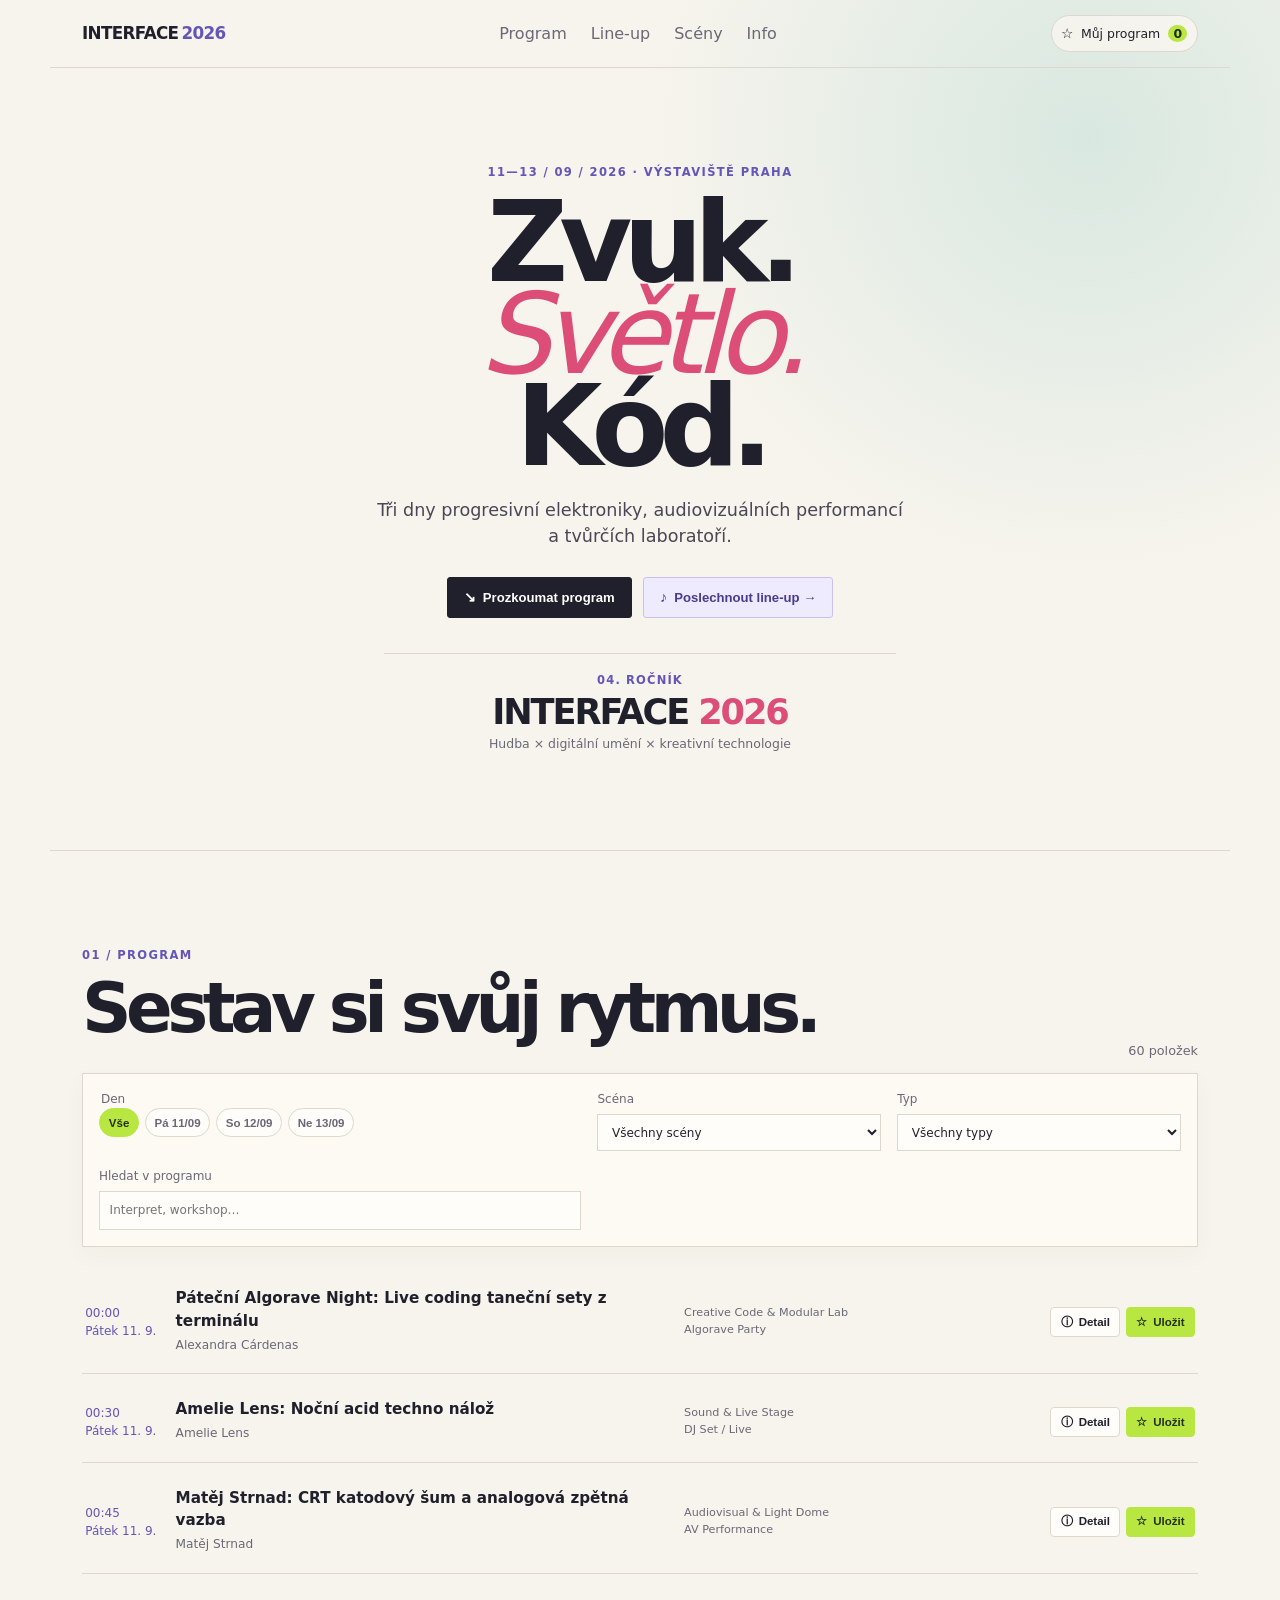
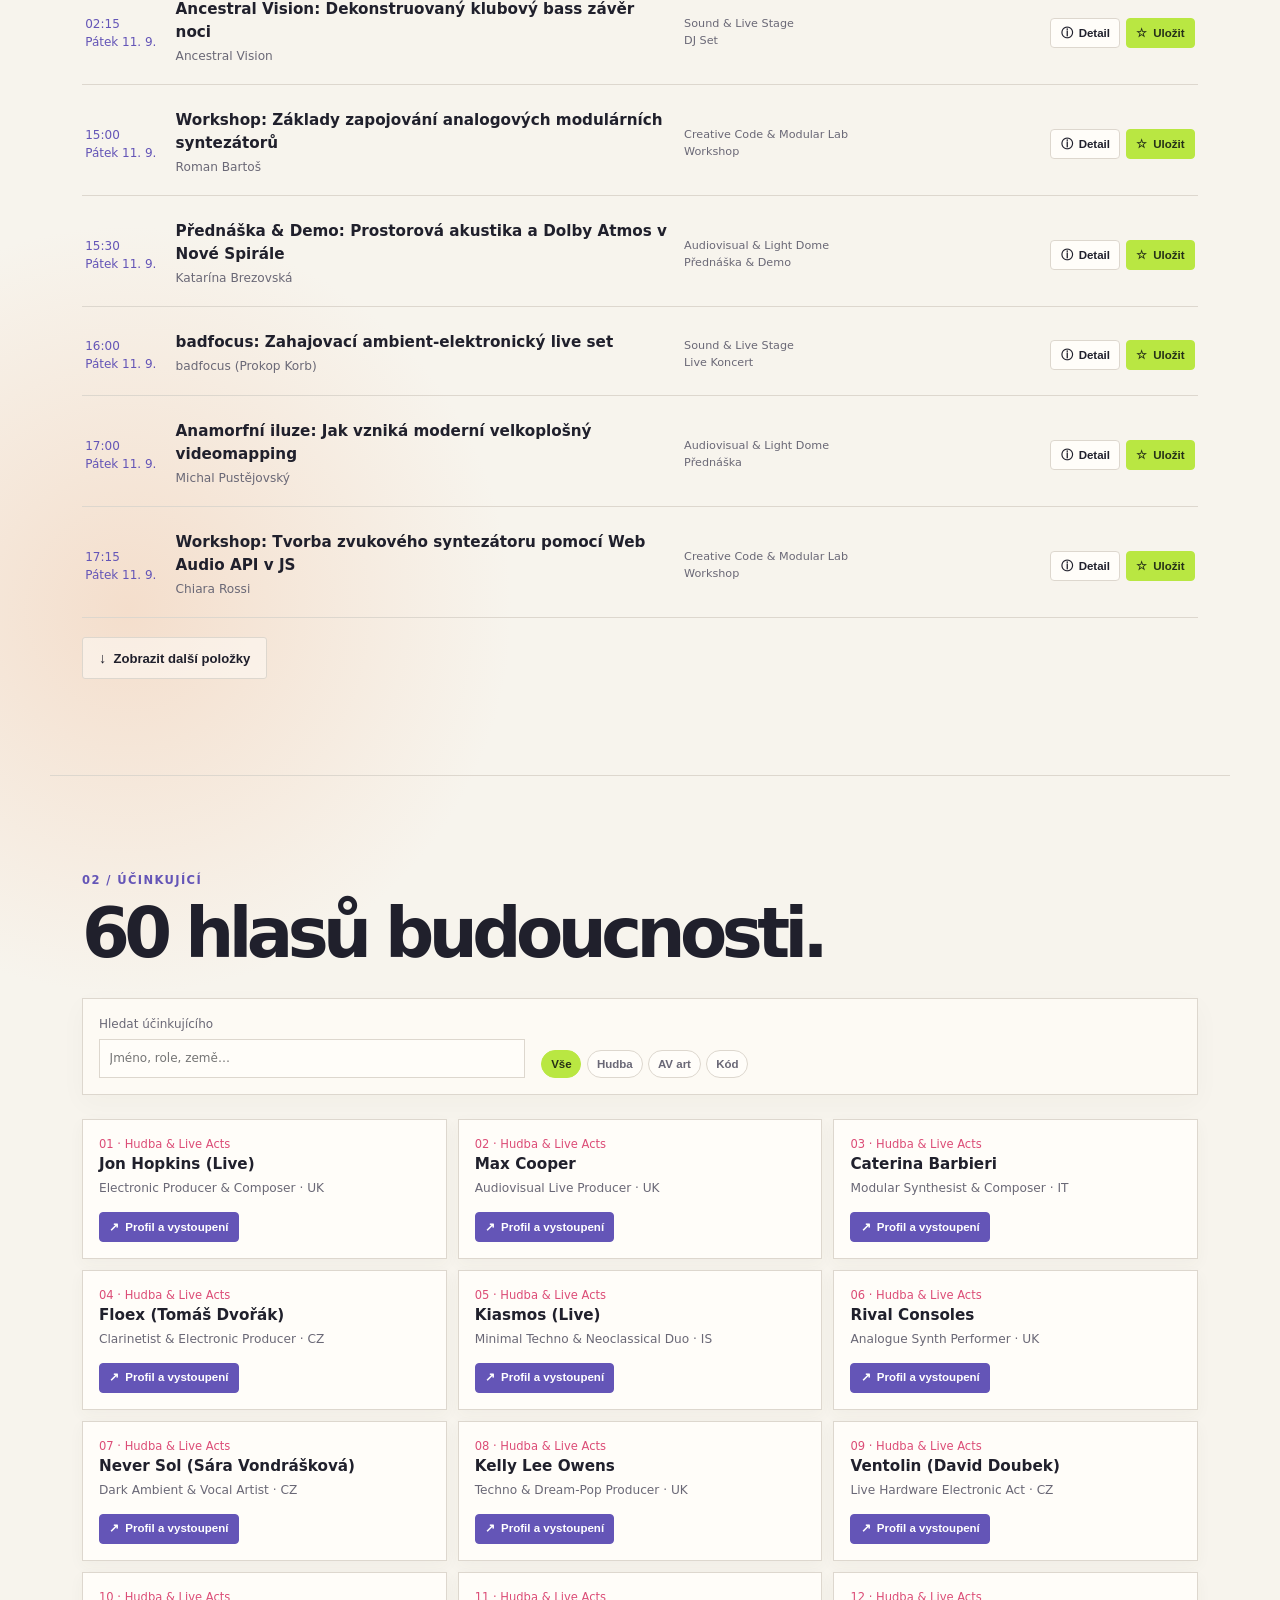
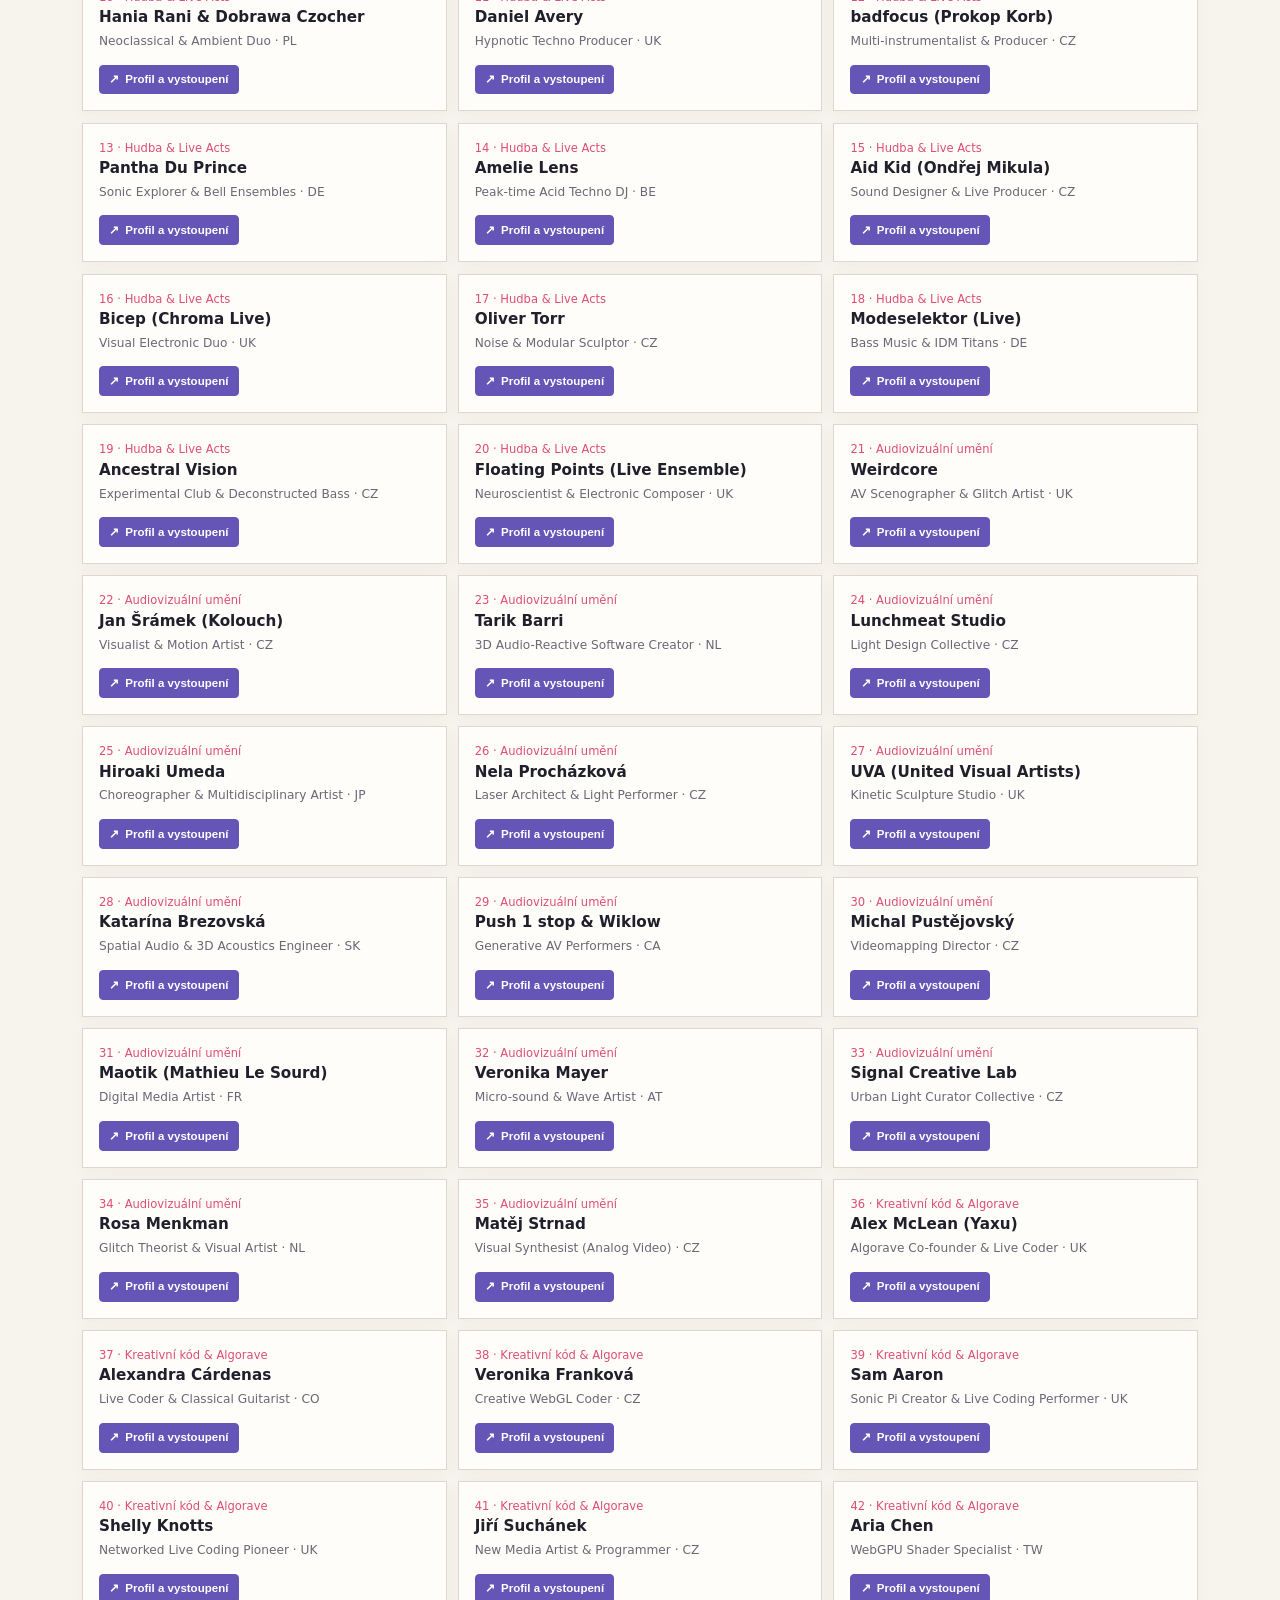
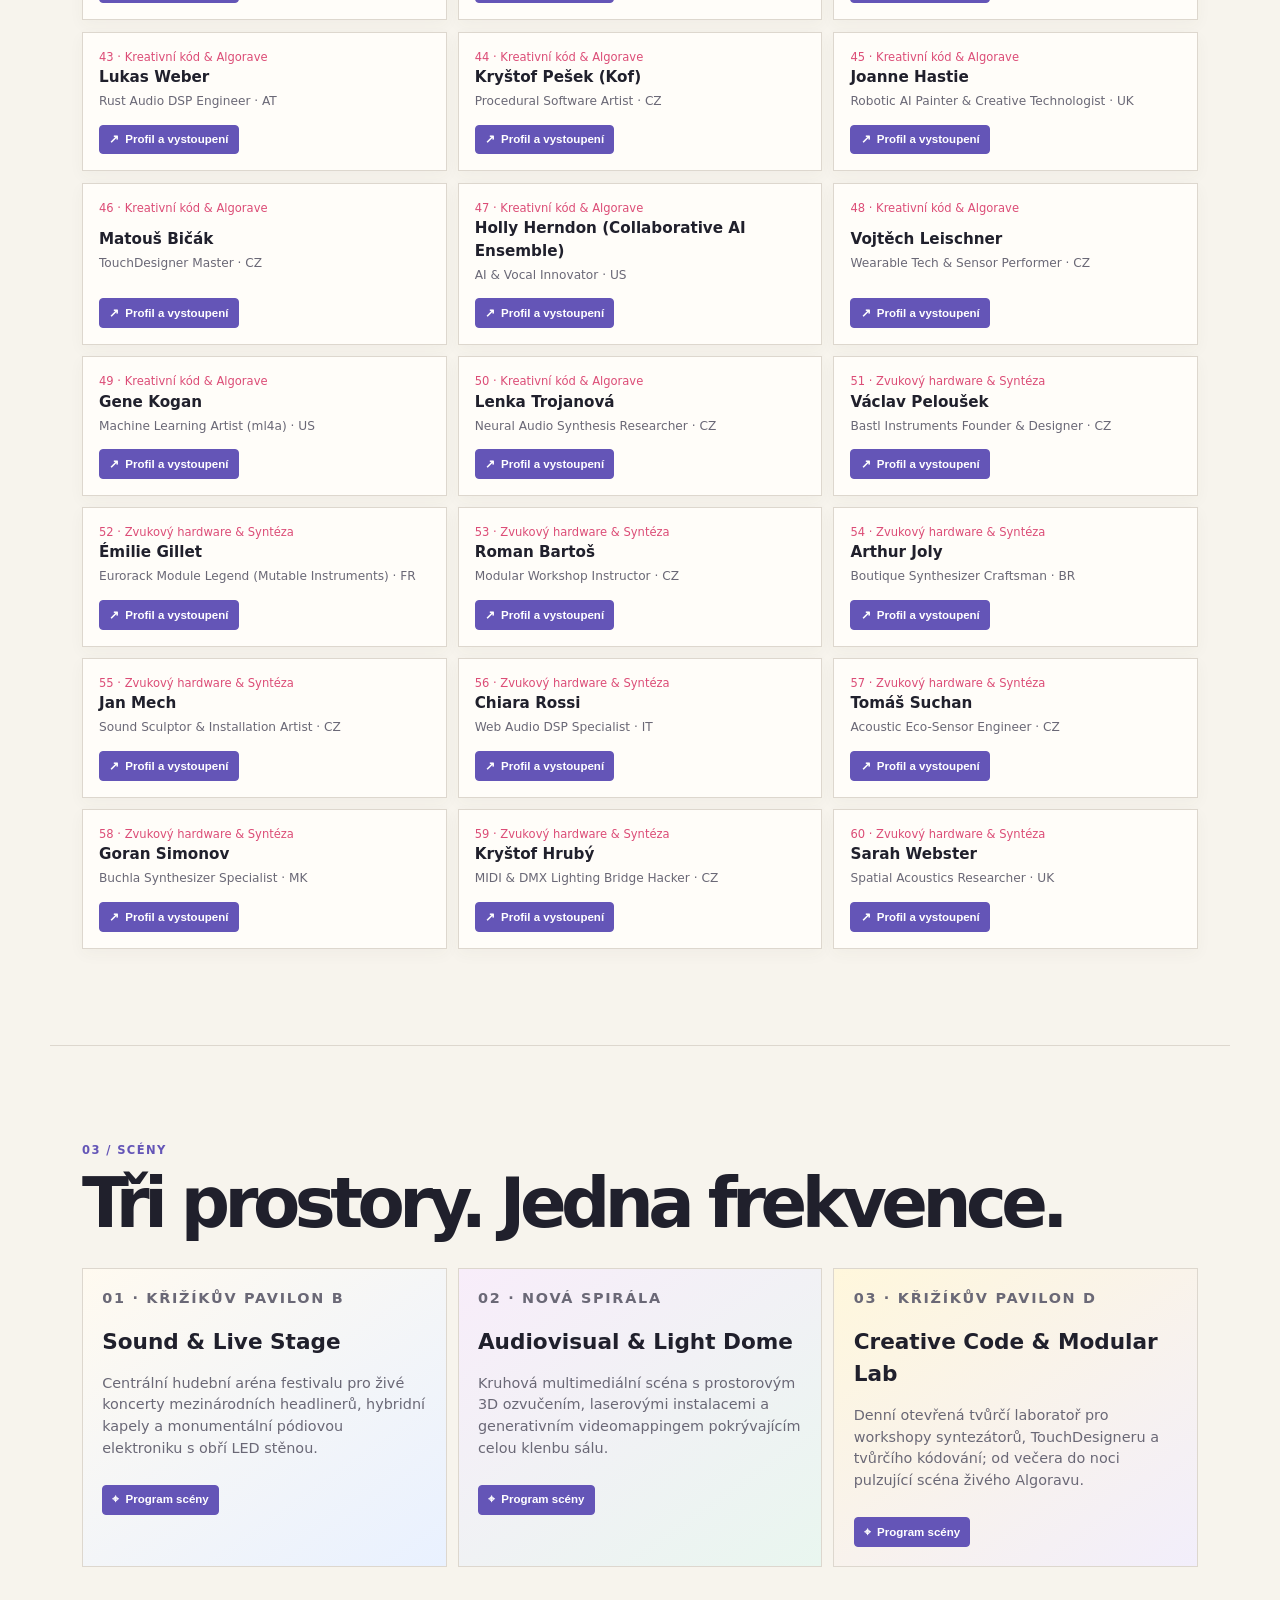
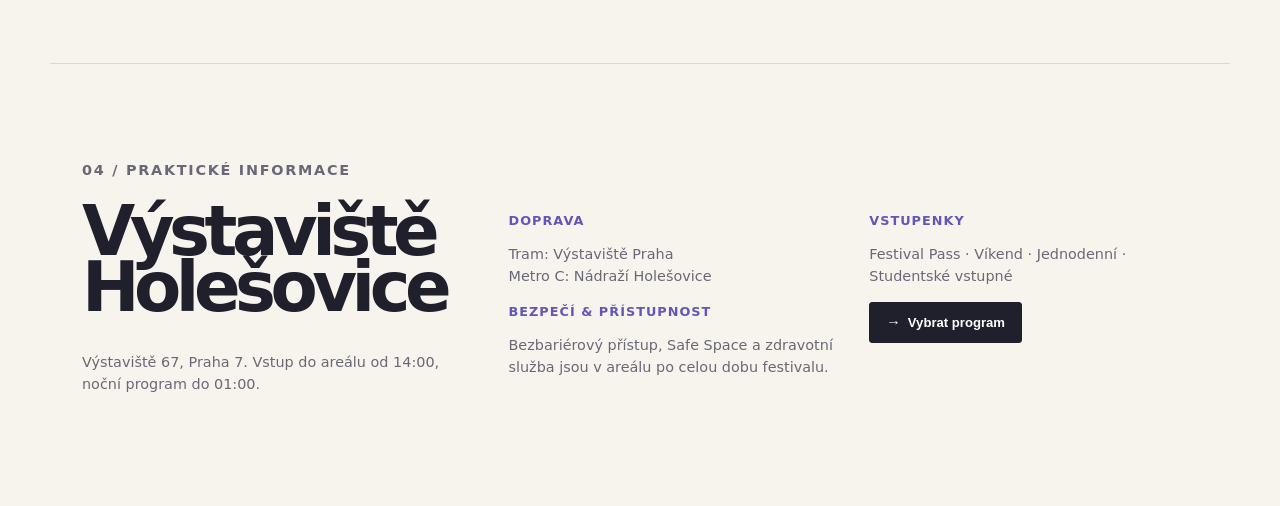
<file: prototype/index.html>
<!doctype html>
<html lang="cs">
<head>
  <meta charset="utf-8">
  <meta name="viewport" content="width=device-width,initial-scale=1">
  <meta name="description" content="INTERFACE 2026 – festival hudby, digitálního umění a kreativních technologií.">
  <title>INTERFACE 2026</title>
  <link rel="stylesheet" href="css/style.css">
</head>
<body>
  <a class="skip-link" href="#program">Přejít na program</a>
  <header class="header">
    <a class="brand" href="#uvod" aria-label="INTERFACE 2026 – úvod">INTERFACE<span>2026</span></a>
    <nav class="nav" aria-label="Hlavní navigace">
      <a href="#program">Program</a><a href="#lineup">Line-up</a><a href="#sceny">Scény</a><a href="#info">Info</a>
    </nav>
    <button class="mobile-menu-toggle" type="button" data-toggle-mobile-menu aria-expanded="false" aria-controls="mobile-menu"><span aria-hidden="true">☰</span> Menu</button>
    <button class="saved-button" type="button" data-open-saved><span aria-hidden="true">☆</span> Můj program <b data-saved-count>0</b></button>
    <nav class="mobile-menu" id="mobile-menu" aria-label="Mobilní menu"><a href="#program"><span aria-hidden="true">◷</span> Program</a><a href="#lineup"><span aria-hidden="true">⌕</span> Line-up</a><a href="#sceny"><span aria-hidden="true">⌖</span> Scény</a><a href="#info"><span aria-hidden="true">ⓘ</span> Praktické info</a></nav>
  </header>

  <main>
    <section id="uvod" class="hero">
      <div class="hero-copy">
        <p class="eyebrow">11—13 / 09 / 2026 · Výstaviště Praha</p>
        <h1>Zvuk.<br><i>Světlo.</i><br>Kód.</h1>
        <p class="lead">Tři dny progresivní elektroniky, audiovizuálních performancí a tvůrčích laboratoří.</p>
        <div class="actions"><a class="button primary" href="#program"><span aria-hidden="true">↘</span> Prozkoumat program</a><a class="button secondary" href="#lineup"><span aria-hidden="true">♪</span> Poslechnout line-up →</a></div>
      </div>
      <aside class="festival-signature" aria-label="Festivalové informace"><span class="edition">04. ročník</span><strong>INTERFACE <em>2026</em></strong><span class="tagline">Hudba × digitální umění × kreativní technologie</span></aside>
    </section>

    <section id="program" class="section programme">
      <div class="section-heading"><div><p class="eyebrow">01 / Program</p><h2>Sestav si svůj rytmus.</h2></div><p id="program-count" class="count" aria-live="polite"></p></div>
      <div class="filters" aria-label="Filtrování programu">
        <fieldset><legend>Den</legend><div class="pills" id="day-filters"><button class="pill active" data-day="all">Vše</button><button class="pill" data-day="1">Pá 11/09</button><button class="pill" data-day="2">So 12/09</button><button class="pill" data-day="3">Ne 13/09</button></div></fieldset>
        <label>Scéna<select id="stage-filter"><option value="all">Všechny scény</option></select></label>
        <label>Typ<select id="type-filter"><option value="all">Všechny typy</option></select></label>
        <label class="search-label">Hledat v programu<input id="program-search" type="search" placeholder="Interpret, workshop…"></label>
      </div>
      <div id="programme-list" class="programme-list"></div>
      <button id="show-more" class="button outline" type="button"><span aria-hidden="true">↓</span> Zobrazit další položky</button>
    </section>

    <section id="lineup" class="section lineup">
      <div class="section-heading"><div><p class="eyebrow">02 / Účinkující</p><h2>60 hlasů budoucnosti.</h2></div></div>
      <div class="lineup-tools"><label class="search-label">Hledat účinkujícího<input id="performer-search" type="search" placeholder="Jméno, role, země…"></label><div class="pills" id="category-filters"><button class="pill active" data-category="all">Vše</button><button class="pill" data-category="Hudba & Live Acts">Hudba</button><button class="pill" data-category="Audiovizuální umění">AV art</button><button class="pill" data-category="Kreativní kód & Algorave">Kód</button></div></div>
      <div id="performer-list" class="performer-grid"></div>
    </section>

    <section id="sceny" class="section stages"><div class="section-heading"><div><p class="eyebrow">03 / Scény</p><h2>Tři prostory. Jedna frekvence.</h2></div></div><div id="stage-list" class="stage-grid"></div></section>
    <section id="info" class="section info"><p class="eyebrow">04 / Praktické informace</p><div class="info-grid"><div><h2>Výstaviště<br>Holešovice</h2><p>Výstaviště 67, Praha 7. Vstup do areálu od 14:00, noční program do 01:00.</p></div><div><h3>Doprava</h3><p>Tram: Výstaviště Praha<br>Metro C: Nádraží Holešovice</p><h3>Bezpečí & přístupnost</h3><p>Bezbariérový přístup, Safe Space a zdravotní služba jsou v areálu po celou dobu festivalu.</p></div><div><h3>Vstupenky</h3><p>Festival Pass · Víkend · Jednodenní · Studentské vstupné</p><a class="button primary" href="#program"><span aria-hidden="true">→</span> Vybrat program</a></div></div></section>
  </main>

  <nav class="mobile-nav" aria-label="Mobilní navigace"><a href="#program"><span aria-hidden="true">◷</span> Program</a><a href="#lineup"><span aria-hidden="true">⌕</span> Line-up</a><button type="button" data-open-saved><span aria-hidden="true">☆</span> Můj program <b data-saved-count>0</b></button></nav>
  <dialog id="detail-dialog" class="dialog"><button class="close" type="button" data-close-dialog aria-label="Zavřít">×</button><div id="dialog-content"></div></dialog>
  <dialog id="saved-dialog" class="dialog"><button class="close" type="button" data-close-saved aria-label="Zavřít">×</button><div id="saved-content"></div></dialog>
  <template id="toast-template"><div class="toast" role="status"></div></template>
  <script src="js/data.js"></script>
  <script src="js/app.js"></script>
</body>
</html>
</file>
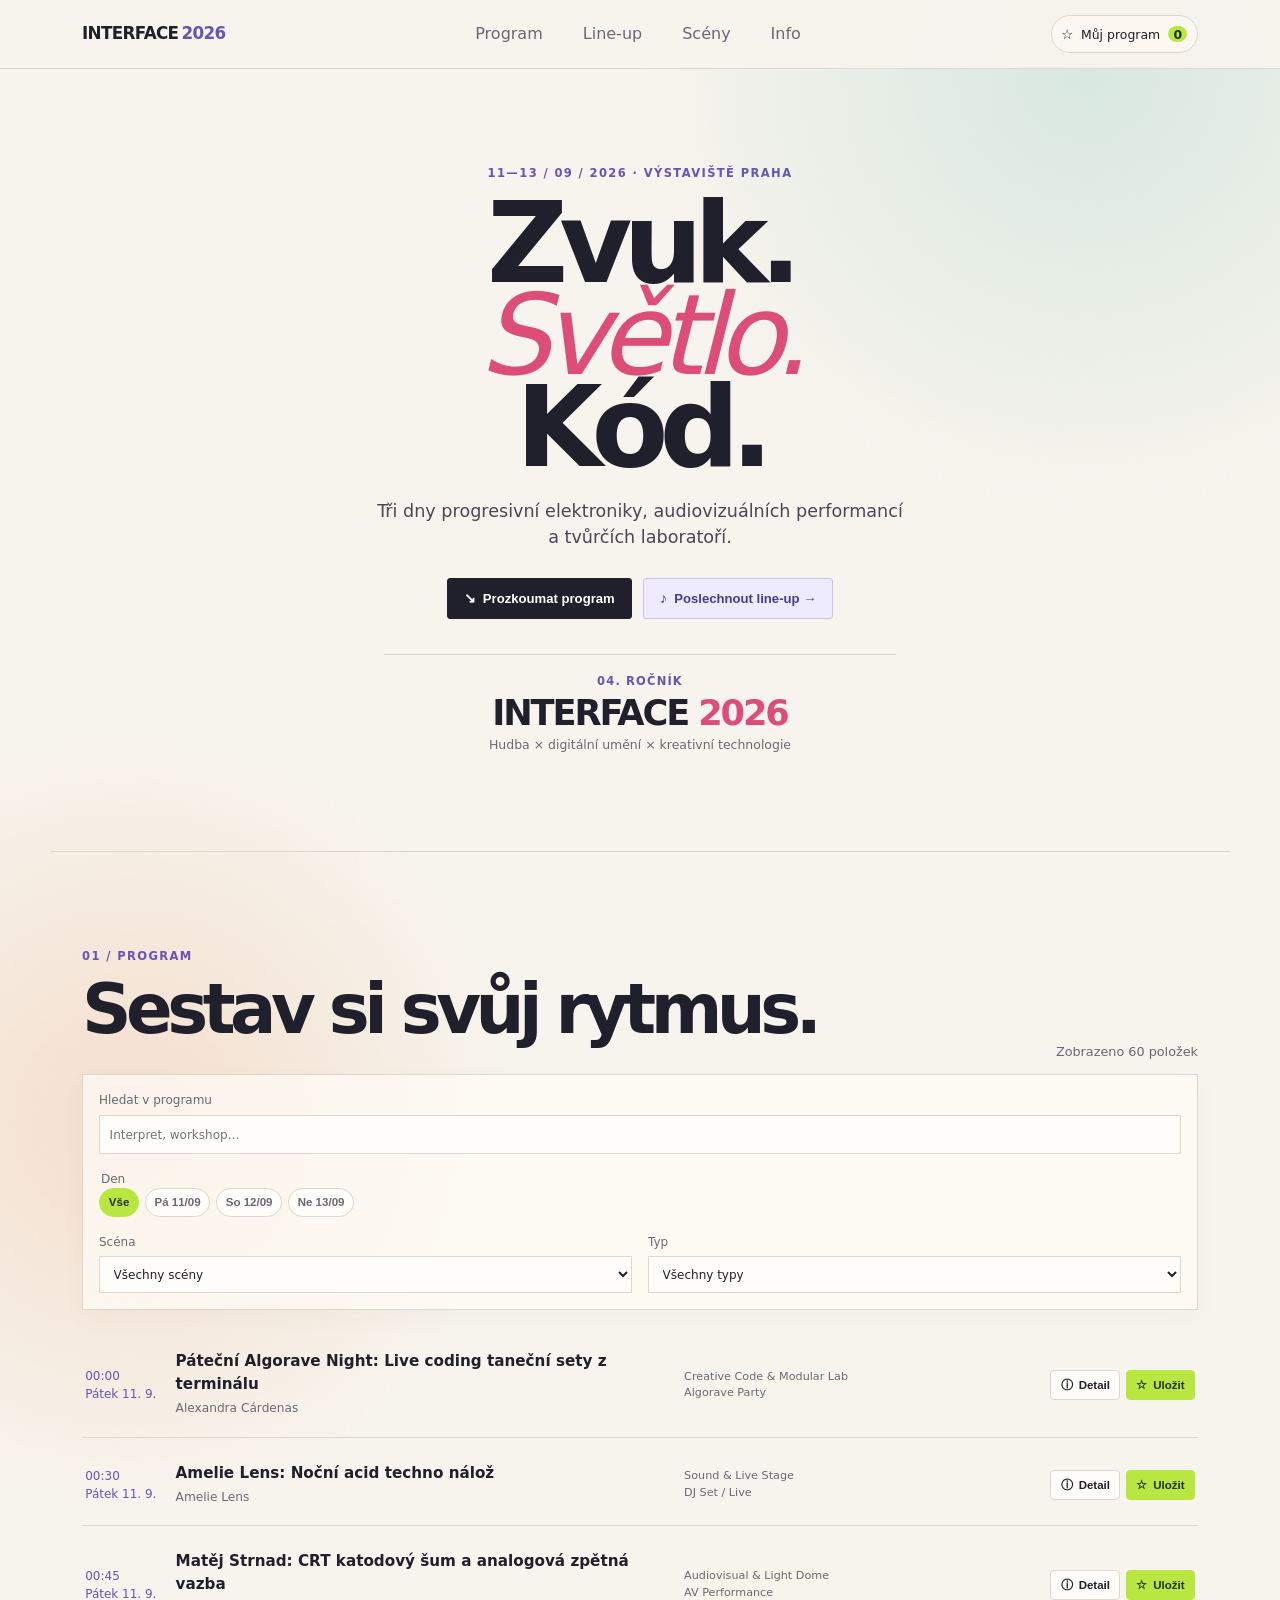
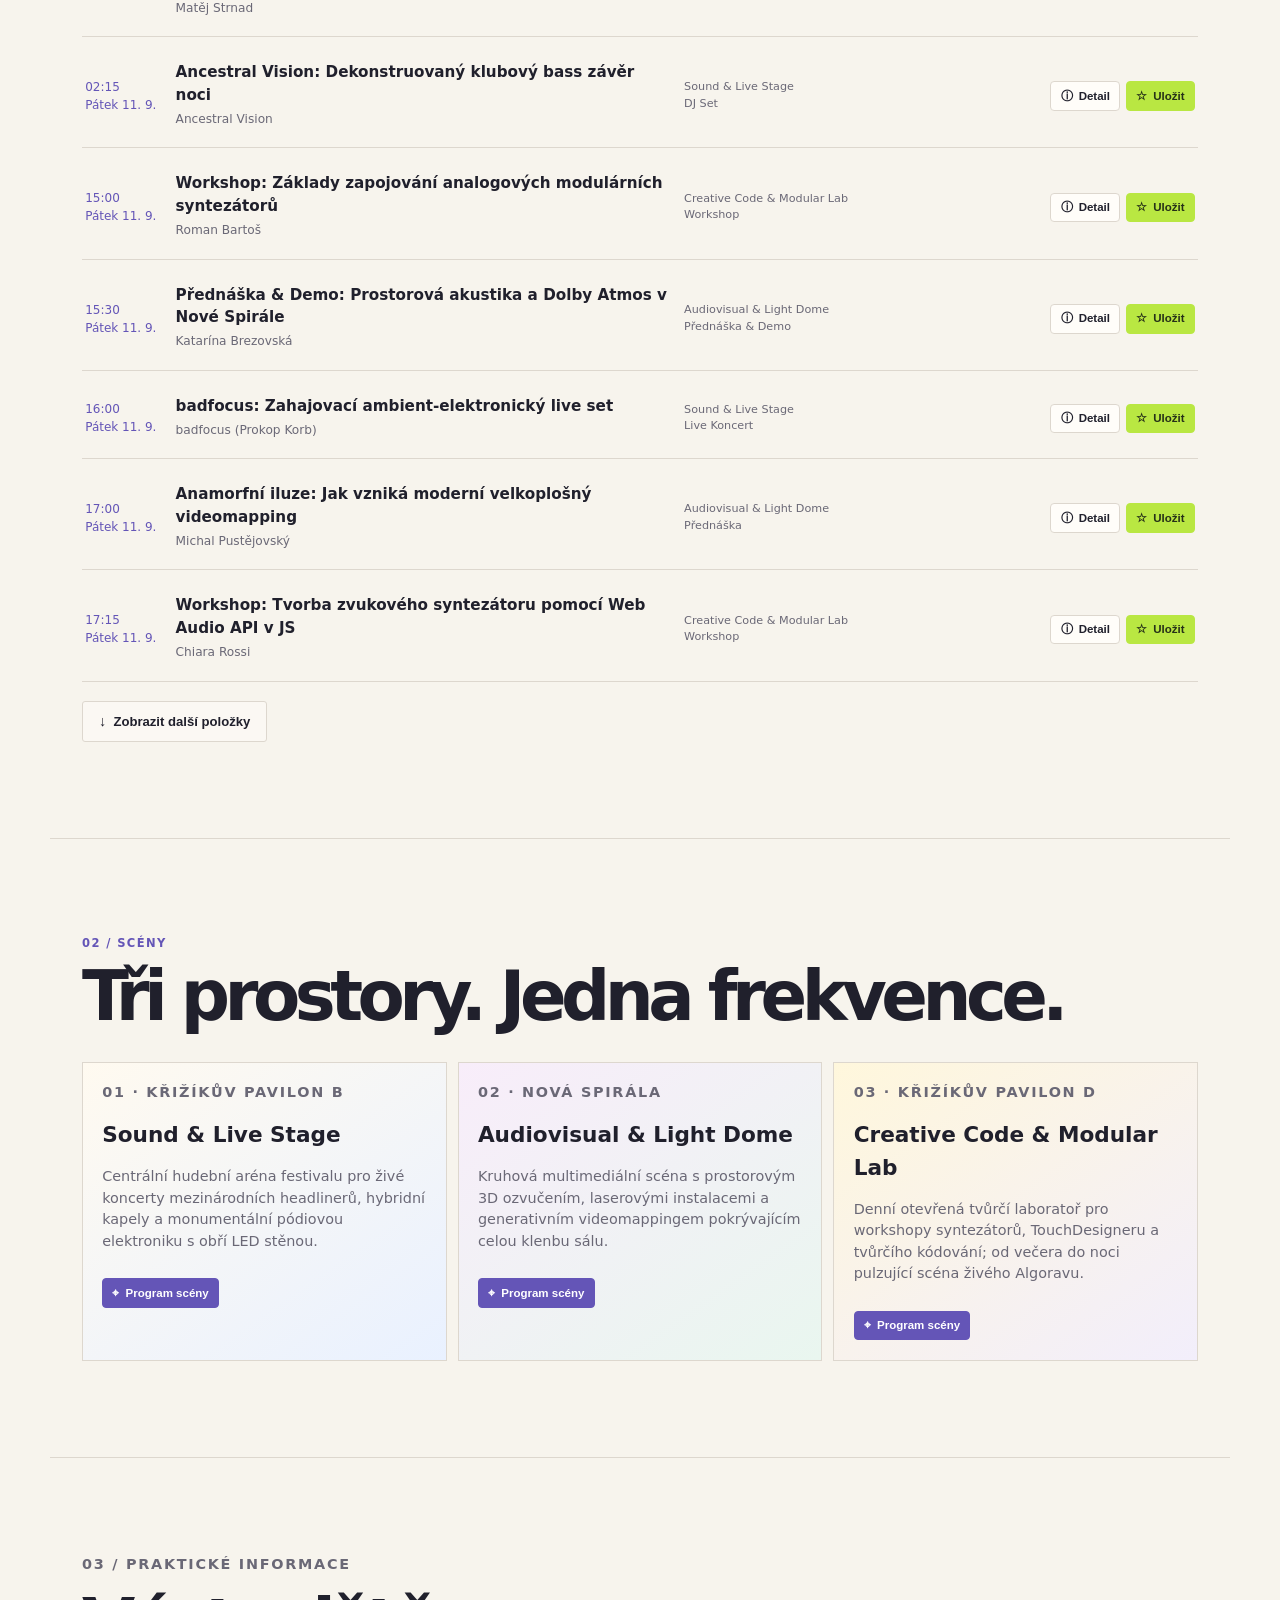
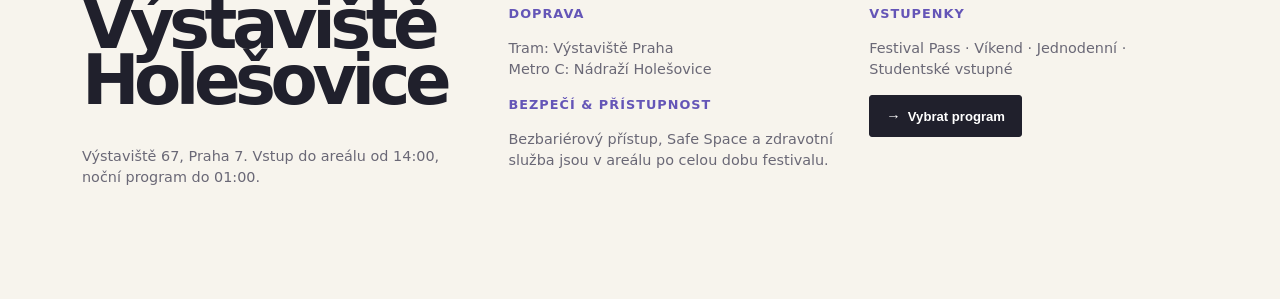
<file: web/index.html>
<!doctype html>
<html lang="cs">
<head>
  <meta charset="utf-8">
  <meta name="viewport" content="width=device-width,initial-scale=1">
  <meta name="description" content="INTERFACE 2026 – festival hudby, digitálního umění a kreativních technologií.">
  <title>INTERFACE 2026</title>
  <link rel="stylesheet" href="css/style.css">
</head>
<body>
  <a class="skip-link" href="#program">Přejít na program</a>
  <div class="header-shell">
  <header class="header">
    <a class="brand" href="#uvod" aria-label="INTERFACE 2026 – úvod">INTERFACE<span>2026</span></a>
    <nav class="nav" aria-label="Hlavní navigace">
      <a href="#program">Program</a><a href="lineup.html">Line-up</a><a href="#sceny">Scény</a><a href="#info">Info</a>
    </nav>
    <button class="mobile-menu-toggle" type="button" data-toggle-mobile-menu aria-expanded="false" aria-controls="mobile-menu"><span aria-hidden="true">☰</span> Menu</button>
    <button class="saved-button" type="button" data-open-saved><span aria-hidden="true">☆</span> Můj program <b data-saved-count>0</b></button>
    <nav class="mobile-menu" id="mobile-menu" aria-label="Mobilní menu"><a href="#program"><span aria-hidden="true">◷</span> Program</a><a href="lineup.html"><span aria-hidden="true">⌕</span> Line-up</a><a href="#sceny"><span aria-hidden="true">⌖</span> Scény</a><a href="#info"><span aria-hidden="true">ⓘ</span> Praktické info</a><button class="mobile-menu-action" type="button" data-open-saved><span aria-hidden="true">☆</span> Můj program <b data-saved-count>0</b></button></nav>
  </header>
  </div>

  <main>
    <section id="uvod" class="hero">
      <div class="hero-copy">
        <p class="eyebrow">11—13 / 09 / 2026 · Výstaviště Praha</p>
        <h1>Zvuk.<br><i>Světlo.</i><br>Kód.</h1>
        <p class="lead">Tři dny progresivní elektroniky, audiovizuálních performancí a tvůrčích laboratoří.</p>
        <div class="actions"><a class="button primary" href="#program"><span aria-hidden="true">↘</span> Prozkoumat program</a><a class="button secondary" href="lineup.html"><span aria-hidden="true">♪</span> Poslechnout line-up →</a></div>
      </div>
      <aside class="festival-signature" aria-label="Festivalové informace"><span class="edition">04. ročník</span><strong>INTERFACE <em>2026</em></strong><span class="tagline">Hudba × digitální umění × kreativní technologie</span></aside>
    </section>

    <section id="program" class="section programme">
      <div class="section-heading"><div><p class="eyebrow">01 / Program</p><h2>Sestav si svůj rytmus.</h2></div><p id="program-count" class="count" aria-live="polite"></p></div>
      <form id="programme-filters" class="filters" aria-label="Filtrování programu">
        <label class="search-label filter-search">Hledat v programu<input id="program-search" type="search" placeholder="Interpret, workshop…" autocomplete="off"></label>
        <fieldset class="filter-days"><legend>Den</legend><div class="pills" id="day-filters"><button class="pill active" type="button" data-day="all">Vše</button><button class="pill" type="button" data-day="1">Pá 11/09</button><button class="pill" type="button" data-day="2">So 12/09</button><button class="pill" type="button" data-day="3">Ne 13/09</button></div></fieldset>
        <div class="filter-selects">
          <label>Scéna<select id="stage-filter"><option value="all">Všechny scény</option></select></label>
          <label>Typ<select id="type-filter"><option value="all">Všechny typy</option></select></label>
        </div>
        <button class="filter-reset" type="reset" hidden>Zrušit filtry</button>
      </form>
      <div id="programme-list" class="programme-list"></div>
      <button id="show-more" class="button outline" type="button"><span aria-hidden="true">↓</span> Zobrazit další položky</button>
    </section>

    <section id="sceny" class="section stages"><div class="section-heading"><div><p class="eyebrow">02 / Scény</p><h2>Tři prostory. Jedna frekvence.</h2></div></div><div id="stage-list" class="stage-grid"></div></section>
    <section id="info" class="section info"><p class="eyebrow">03 / Praktické informace</p><div class="info-grid"><div><h2>Výstaviště<br>Holešovice</h2><p>Výstaviště 67, Praha 7. Vstup do areálu od 14:00, noční program do 01:00.</p></div><div><h3>Doprava</h3><p>Tram: Výstaviště Praha<br>Metro C: Nádraží Holešovice</p><h3>Bezpečí & přístupnost</h3><p>Bezbariérový přístup, Safe Space a zdravotní služba jsou v areálu po celou dobu festivalu.</p></div><div><h3>Vstupenky</h3><p>Festival Pass · Víkend · Jednodenní · Studentské vstupné</p><a class="button primary" href="#program"><span aria-hidden="true">→</span> Vybrat program</a></div></div></section>
  </main>

  <dialog id="detail-dialog" class="dialog"><button class="close" type="button" data-close-dialog aria-label="Zavřít">×</button><div id="dialog-content"></div></dialog>
  <dialog id="saved-dialog" class="dialog"><button class="close" type="button" data-close-saved aria-label="Zavřít">×</button><div id="saved-content"></div></dialog>
  <template id="toast-template"><div class="toast" role="status"></div></template>
  <script src="js/data.js"></script>
  <script src="js/app.js"></script>
</body>
</html>
</file>
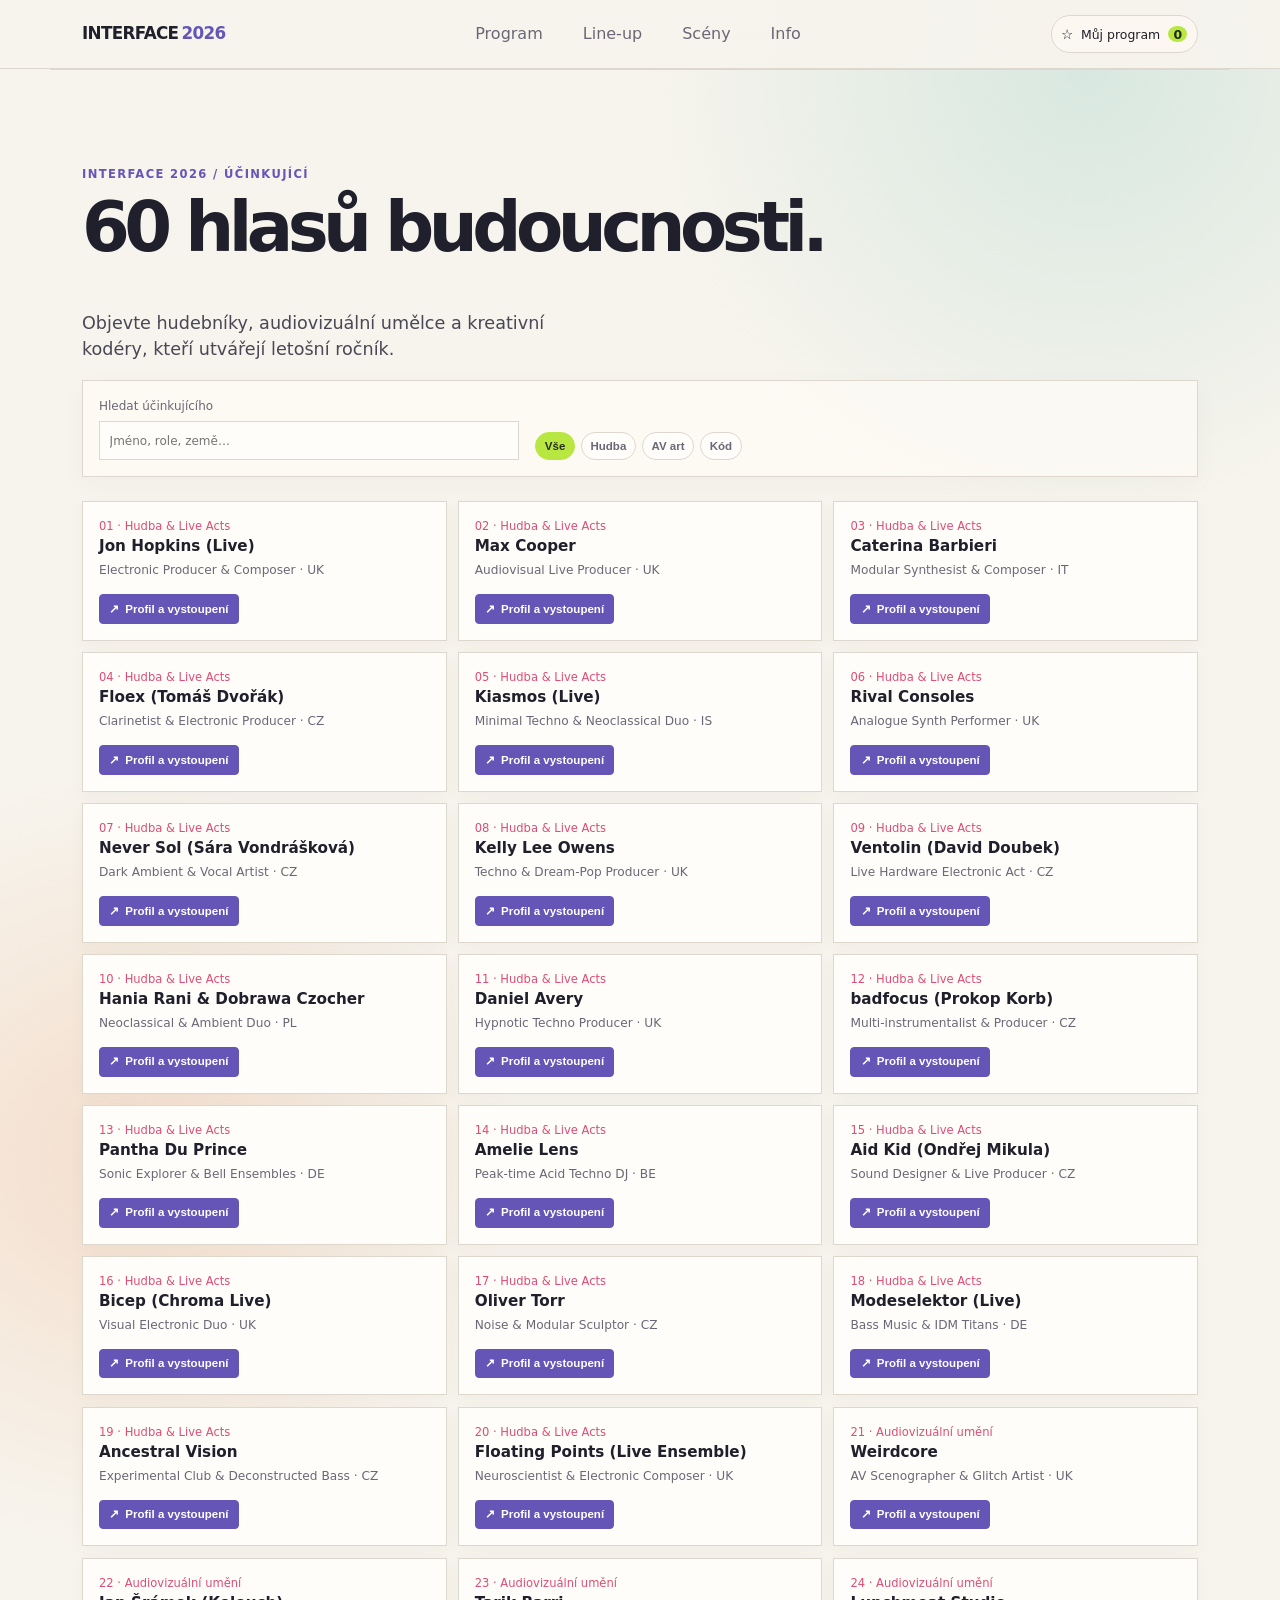
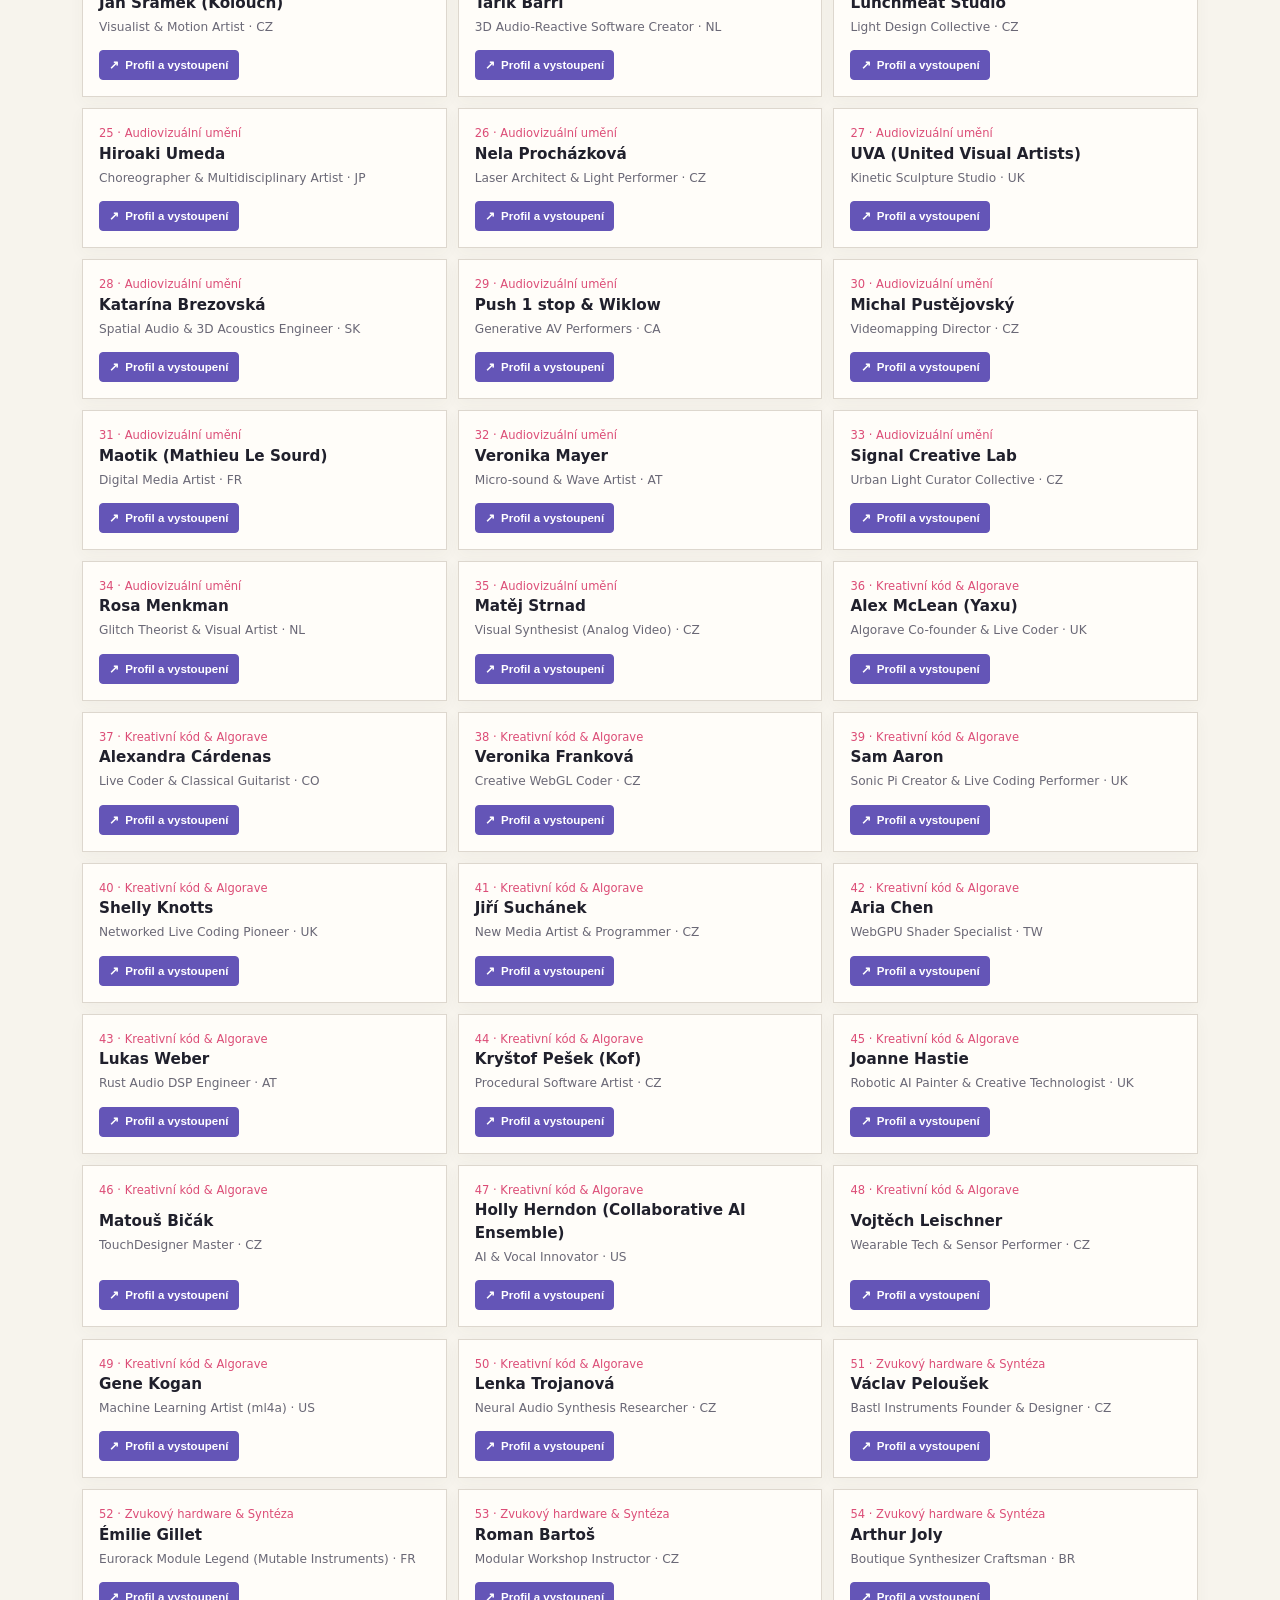
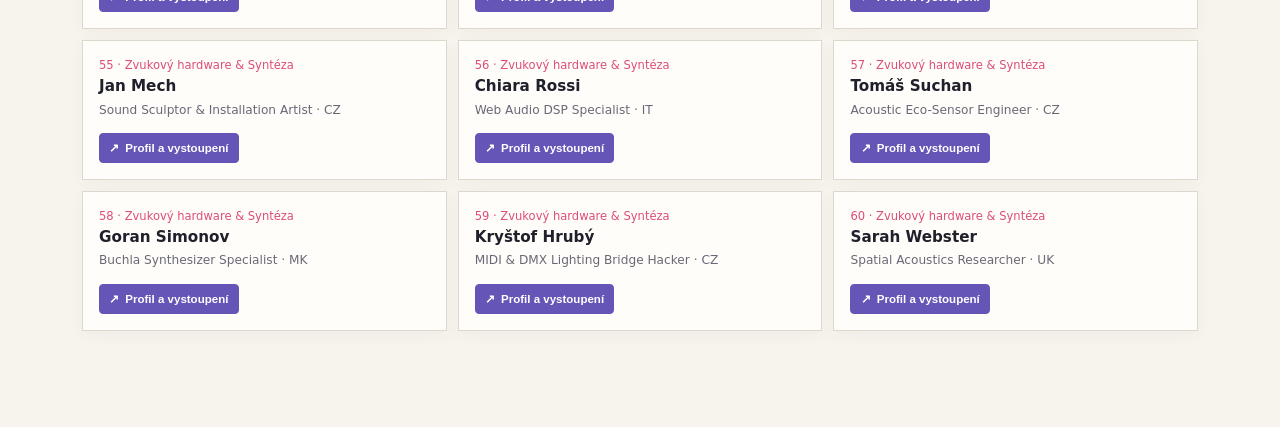
<file: web/lineup.html>
<!doctype html>
<html lang="cs">
<head>
  <meta charset="utf-8">
  <meta name="viewport" content="width=device-width,initial-scale=1">
  <meta name="description" content="Line-up festivalu INTERFACE 2026 – hudba, audiovizuální umění a kreativní kód.">
  <title>Line-up · INTERFACE 2026</title>
  <link rel="stylesheet" href="css/style.css">
</head>
<body>
  <a class="skip-link" href="#lineup">Přejít na line-up</a>
  <div class="header-shell">
    <header class="header">
      <a class="brand" href="index.html" aria-label="INTERFACE 2026 – úvod">INTERFACE<span>2026</span></a>
      <nav class="nav" aria-label="Hlavní navigace">
        <a href="index.html#program">Program</a><a href="lineup.html" aria-current="page">Line-up</a><a href="index.html#sceny">Scény</a><a href="index.html#info">Info</a>
      </nav>
      <button class="mobile-menu-toggle" type="button" data-toggle-mobile-menu aria-expanded="false" aria-controls="mobile-menu"><span aria-hidden="true">☰</span> Menu</button>
      <button class="saved-button" type="button" data-open-saved><span aria-hidden="true">☆</span> Můj program <b data-saved-count>0</b></button>
      <nav class="mobile-menu" id="mobile-menu" aria-label="Mobilní menu"><a href="index.html#program"><span aria-hidden="true">◷</span> Program</a><a href="lineup.html" aria-current="page"><span aria-hidden="true">⌕</span> Line-up</a><a href="index.html#sceny"><span aria-hidden="true">⌖</span> Scény</a><a href="index.html#info"><span aria-hidden="true">ⓘ</span> Praktické info</a><button class="mobile-menu-action" type="button" data-open-saved><span aria-hidden="true">☆</span> Můj program <b data-saved-count>0</b></button></nav>
    </header>
  </div>

  <main>
    <section id="lineup" class="section lineup">
      <div class="section-heading"><div><p class="eyebrow">INTERFACE 2026 / Účinkující</p><h1>60 hlasů budoucnosti.</h1></div></div>
      <p class="lead lineup-lead">Objevte hudebníky, audiovizuální umělce a kreativní kodéry, kteří utvářejí letošní ročník.</p>
      <div class="lineup-tools"><label class="search-label">Hledat účinkujícího<input id="performer-search" type="search" placeholder="Jméno, role, země…" autocomplete="off"></label><div class="pills" id="category-filters"><button class="pill active" type="button" data-category="all">Vše</button><button class="pill" type="button" data-category="Hudba & Live Acts">Hudba</button><button class="pill" type="button" data-category="Audiovizuální umění">AV art</button><button class="pill" type="button" data-category="Kreativní kód & Algorave">Kód</button></div><button id="lineup-filter-reset" class="filter-reset" type="button" hidden>Zrušit filtry</button></div>
      <div id="performer-list" class="performer-grid"></div>
    </section>
  </main>

  <dialog id="detail-dialog" class="dialog"><button class="close" type="button" data-close-dialog aria-label="Zavřít">×</button><div id="dialog-content"></div></dialog>
  <dialog id="saved-dialog" class="dialog"><button class="close" type="button" data-close-saved aria-label="Zavřít">×</button><div id="saved-content"></div></dialog>
  <template id="toast-template"><div class="toast" role="status"></div></template>
  <script src="js/data.js"></script>
  <script src="js/app.js"></script>
</body>
</html>
</file>
<file: prototype/css/style.css>
.saved-button, .mobile-nav button { cursor: pointer; }
.mini-button.remove { justify-self: end; width: fit-content; color: #8f2141; background: #fff0f3; border-color: #f0b4c2; }
.mobile-menu-toggle { display: inline-flex; align-items: center; gap: .32rem; padding: .48rem .65rem; color: var(--ink); background: var(--card); border: 1px solid var(--line); border-radius: 99px; font: 700 .78rem/1 Inter, sans-serif; cursor: pointer; }.mobile-menu-toggle span { font-size: 1rem; }.mobile-menu { position: absolute; top: calc(100% + .45rem); right: 1.1rem; left: 1.1rem; z-index: 10; display: none; padding: .45rem; background: #fffdf9f7; border: 1px solid var(--line); box-shadow: 0 14px 32px #453a2a20; backdrop-filter: blur(12px); }.mobile-menu.open { display: grid; animation: menu-in .2s ease-out both; }.mobile-menu a { display: flex; align-items: center; gap: .55rem; padding: .75rem; color: var(--ink); border-bottom: 1px solid var(--line); font-size: .9rem; font-weight: 700; text-decoration: none; }.mobile-menu a:last-child { border-bottom: 0; }.mobile-menu a span { color: var(--violet); font-size: 1rem; }

:root {
  --ink: #20202c;
  --muted: #6a6876;
  --bg: #f7f4ed;
  --card: #fffdf9;
  --line: #ddd7ce;
  --acid: #b9e742;
  --pink: #dc4d77;
  --violet: #6455b7;
  --max: 1180px;
  color: var(--ink);
  background: var(--bg);
  font-family: Inter, ui-sans-serif, system-ui, sans-serif;
  scroll-behavior: smooth;
}

* { box-sizing: border-box; }
body { margin: 0; padding-bottom: 4.5rem; background: radial-gradient(circle at 85% 2%, #d8e8e0 0, transparent 28rem), radial-gradient(circle at 10% 32%, #f4decc 0, transparent 24rem), var(--bg); line-height: 1.5; }
.skip-link { position: absolute; left: -999px; }.skip-link:focus { left: 1rem; top: 1rem; z-index: 3; background: var(--ink); color: white; padding: .5rem; }

.header { position: relative; height: 68px; max-width: var(--max); margin: auto; padding: 0 1.1rem; display: flex; align-items: center; justify-content: space-between; border-bottom: 1px solid var(--line); }
.brand { color: inherit; font-size: 1.05rem; font-weight: 850; letter-spacing: -.04em; text-decoration: none; }.brand span { color: var(--violet); margin-left: .2rem; }
.nav { display: none; gap: 1.5rem; }.nav a { color: var(--muted); text-decoration: none; transition: color .2s; }.nav a:hover { color: var(--violet); }
.saved-button, .mobile-nav button { padding: .45rem .6rem; color: var(--ink); background: #fffaf3aa; border: 1px solid var(--line); border-radius: 99px; font: inherit; font-size: .78rem; transition: transform .2s, box-shadow .2s; }.saved-button:hover { transform: translateY(-2px); box-shadow: 0 5px 14px #473d3220; }.saved-button b, .mobile-nav b { margin-left: .25rem; padding: .05rem .33rem; color: #202a13; background: var(--acid); border-radius: 50%; }

.hero, .section { max-width: var(--max); margin: auto; padding: 4.5rem 1.1rem; }.hero { min-height: 650px; display: grid; justify-items: center; align-content: center; gap: 2.2rem; text-align: center; }.hero-copy { max-width: 48rem; animation: rise .72s cubic-bezier(.16,1,.3,1) both; }
.eyebrow { margin: 0 0 1rem; color: var(--violet); font-size: .72rem; font-weight: 750; letter-spacing: .12em; text-transform: uppercase; }.hero h1, h2 { margin: .5rem 0 1.5rem; font-size: clamp(2.7rem, 12vw, 7rem); letter-spacing: -.08em; line-height: .82; }.hero h1 i { color: var(--pink); font-weight: 400; }.lead { max-width: 33rem; margin-right: auto; margin-left: auto; color: #494755; font-size: 1.1rem; }
.actions { display: flex; flex-wrap: wrap; justify-content: center; gap: .7rem; margin-top: 1.7rem; }.button { display: inline-block; padding: .78rem 1rem; border-radius: 3px; font: 700 .82rem/1 Inter, sans-serif; text-decoration: none; cursor: pointer; transition: transform .2s, box-shadow .2s, background .2s; }.button:hover { transform: translateY(-2px); box-shadow: 0 7px 17px #443c3024; }.button span, .saved-button > span, .mobile-nav span { margin-right: .22rem; font-size: 1.1em; }.primary { color: white; background: var(--ink); border: 1px solid var(--ink); }.secondary { color: #4a3c8c; background: #eeeaff; border: 1px solid #c9c0ee; }.secondary:hover { background: #e2dcff; }.outline { margin: 1.2rem auto 0; color: var(--ink); background: #fffdf980; border: 1px solid var(--line); }
.festival-signature { display: grid; grid-template-columns: 1fr; gap: .45rem; width: min(100%, 32rem); padding-top: 1.1rem; color: var(--muted); border-top: 1px solid var(--line); animation: rise .72s .14s cubic-bezier(.16,1,.3,1) both; }.festival-signature .edition { color: var(--violet); font-size: .72rem; font-weight: 750; letter-spacing: .1em; text-transform: uppercase; }.festival-signature strong { color: var(--ink); font-size: clamp(1.45rem, 6vw, 2.2rem); letter-spacing: -.06em; line-height: .9; }.festival-signature em { color: var(--pink); font-style: normal; }.festival-signature .tagline { max-width: 25rem; margin: auto; font-size: .78rem; } 

.section { border-top: 1px solid var(--line); }.section-heading { display: flex; align-items: end; justify-content: space-between; gap: 1rem; }.section h2 { margin: .3rem 0 2.3rem; font-size: clamp(2rem, 7vw, 4.3rem); }.count { color: var(--muted); font-size: .8rem; }
.filters, .lineup-tools { display: grid; gap: 1rem; padding: 1rem; margin-bottom: 1.5rem; background: #fffcf7b8; border: 1px solid var(--line); box-shadow: 0 8px 25px #483c2b08; }fieldset { padding: 0; margin: 0; border: 0; }legend, label { display: grid; gap: .35rem; color: var(--muted); font-size: .75rem; }.pills { display: flex; flex-wrap: wrap; gap: .35rem; }.pill { padding: .45rem .55rem; color: var(--muted); background: var(--card); border: 1px solid var(--line); border-radius: 99px; font: 600 .72rem Inter, sans-serif; cursor: pointer; transition: transform .2s, background .2s; }.pill:hover { transform: translateY(-1px); }.pill.active { color: #273015; background: var(--acid); border-color: var(--acid); }select, input { width: 100%; padding: .6rem; color: var(--ink); background: var(--card); border: 1px solid var(--line); font: inherit; }input:focus, select:focus { outline: 2px solid #b2a8ec; outline-offset: 2px; }

.programme-list { display: grid; gap: .5rem; }.event { display: grid; grid-template-columns: 3.7rem 1fr auto; gap: .65rem; align-items: center; padding: 1rem .2rem; border-bottom: 1px solid var(--line); animation: rise .36s both; }.event:hover { background: #fffdf98c; }.time { color: var(--violet); font-size: .75rem; }.event h3, .performer h3 { margin: 0; font-size: .95rem; }.event p, .performer p { margin: .2rem 0; color: var(--muted); font-size: .76rem; }.event .meta { display: none; color: var(--muted); font-size: .7rem; }.event-actions { display: flex; flex-wrap: wrap; justify-content: flex-end; gap: .35rem; }
.mini-button { padding: .48rem .58rem; color: var(--ink); background: var(--card); border: 1px solid var(--line); border-radius: 4px; font: 700 .72rem/1 Inter, sans-serif; cursor: pointer; transition: transform .18s, box-shadow .18s, background .18s; }.mini-button:hover { transform: translateY(-2px); box-shadow: 0 5px 12px #453a2a1c; }.mini-button.save { color: #253018; background: var(--acid); border-color: var(--acid); }.mini-button.profile { align-self: flex-start; margin-top: .7rem; color: white; background: var(--violet); border-color: var(--violet); }.mini-button span { margin-right: .18rem; font-size: 1.05em; }

.performer-grid, .stage-grid { display: grid; gap: .7rem; }.performer { min-height: 130px; padding: 1rem; display: flex; flex-direction: column; justify-content: space-between; background: var(--card); border: 1px solid var(--line); box-shadow: 0 5px 15px #4c43320a; transition: transform .25s, box-shadow .25s, border-color .25s; }.performer:hover { transform: translateY(-5px); border-color: #b7acec; box-shadow: 0 14px 26px #453a2a18; }.performer .number { color: var(--pink); font-size: .72rem; }
.stage { padding: 1.2rem; background: linear-gradient(145deg, #fffaf0, #e9f1ff); border: 1px solid var(--line); transition: transform .25s, box-shadow .25s; }.stage:nth-child(2) { background: linear-gradient(145deg, #f8edfa, #e9f6ef); }.stage:nth-child(3) { background: linear-gradient(145deg, #fff7dc, #f2eefb); }.stage:hover { transform: translateY(-4px) rotate(-.3deg); box-shadow: 0 13px 25px #453a2a14; }.stage h3 { margin: .4rem 0; font-size: 1.35rem; }.stage p, .info p { color: var(--muted); font-size: .9rem; }.info-grid { display: grid; gap: 2rem; }.info h3 { color: var(--violet); font-size: .8rem; letter-spacing: .08em; text-transform: uppercase; }

.mobile-nav { position: fixed; right: 0; bottom: 0; left: 0; z-index: 2; display: flex; justify-content: space-around; gap: .2rem; padding: .65rem; background: #fffdf9ee; border-top: 1px solid var(--line); backdrop-filter: blur(12px); }.mobile-nav a { padding: .4rem; color: var(--muted); font-size: .75rem; text-decoration: none; }
.dialog { width: min(92vw, 620px); padding: 1.5rem; color: var(--ink); background: var(--card); border: 1px solid var(--line); box-shadow: 0 20px 60px #201b1645; }.dialog::backdrop { background: #26213855; backdrop-filter: blur(3px); }.close { float: right; color: var(--ink); background: none; border: 0; font-size: 2rem; line-height: 1; cursor: pointer; }.dialog h2 { margin: 1.2rem 0; font-size: 2rem; line-height: .95; }.dialog .tags { color: var(--violet); font-size: .8rem; }.dialog form { display: grid; gap: .75rem; margin-top: 1.25rem; }.text-button { color: var(--violet); background: none; border: 0; font: 700 .72rem Inter, sans-serif; cursor: pointer; }.text-button:hover { color: var(--pink); text-decoration: underline; }.toast { position: fixed; right: 1rem; bottom: 5rem; z-index: 5; padding: .8rem 1rem; color: white; background: var(--ink); box-shadow: 0 8px 25px #0003; font-size: .82rem; font-weight: 700; animation: toast-in .35s cubic-bezier(.16,1,.3,1) both; }

@keyframes rise { from { opacity: 0; transform: translateY(16px); } to { opacity: 1; transform: translateY(0); } }
@keyframes toast-in { from { opacity: 0; transform: translateX(18px); } to { opacity: 1; transform: translateX(0); } } @keyframes menu-in { from { opacity: 0; transform: translateY(-8px); } to { opacity: 1; transform: translateY(0); } }
@media (max-width: 719px) { .header .saved-button { display: none; } }
@media (min-width: 720px) { body { padding-bottom: 0; }.nav { display: flex; }.mobile-menu-toggle, .mobile-menu, .mobile-menu.open { display: none; }.hero { min-height: 720px; }.filters { grid-template-columns: 1.7fr 1fr 1fr; }.lineup-tools { grid-template-columns: 1fr 1.5fr; align-items: end; }.performer-grid, .stage-grid { grid-template-columns: repeat(3, 1fr); }.info-grid { grid-template-columns: 1.2fr 1fr 1fr; }.mobile-nav { display: none; }.hero, .section { padding: 6rem 2rem; }.header { padding: 0 2rem; }.event { grid-template-columns: 5rem 1.4fr 1fr auto; }.event .meta { display: block; } }
@media (prefers-reduced-motion: reduce) { *, *::before, *::after { animation-duration: .01ms !important; animation-iteration-count: 1 !important; scroll-behavior: auto !important; transition-duration: .01ms !important; } }
</file>
<file: web/css/style.css>
.saved-button, .mobile-nav button { cursor: pointer; }
.mini-button.remove { justify-self: end; width: fit-content; color: #8f2141; background: #fff0f3; border-color: #f0b4c2; }
.mobile-menu-toggle { display: inline-flex; align-items: center; gap: .32rem; padding: .48rem .65rem; color: var(--ink); background: var(--card); border: 1px solid var(--line); border-radius: 99px; font: 700 .78rem/1 Inter, sans-serif; cursor: pointer; }.mobile-menu-toggle span { font-size: 1rem; }.mobile-menu { position: absolute; top: calc(100% + .45rem); right: 1.1rem; left: 1.1rem; z-index: 10; display: none; padding: .45rem; background: #fffdf9f7; border: 1px solid var(--line); box-shadow: 0 14px 32px #453a2a20; backdrop-filter: blur(12px); }.mobile-menu.open { display: grid; animation: menu-in .2s ease-out both; }.mobile-menu a, .mobile-menu-action { display: flex; align-items: center; gap: .55rem; width: 100%; padding: .75rem; color: var(--ink); background: none; border: 0; border-bottom: 1px solid var(--line); font: 700 .9rem/1.5 Inter, sans-serif; text-align: left; text-decoration: none; cursor: pointer; }.mobile-menu a span, .mobile-menu-action span { color: var(--violet); font-size: 1rem; }.mobile-menu-action b { margin-left: auto; padding: .05rem .33rem; color: #202a13; background: var(--acid); border-radius: 50%; }.mobile-menu-action:last-child { border-bottom: 0; }

:root {
  --ink: #20202c;
  --muted: #6a6876;
  --bg: #f7f4ed;
  --card: #fffdf9;
  --line: #ddd7ce;
  --acid: #b9e742;
  --pink: #dc4d77;
  --violet: #6455b7;
  --max: 1180px;
  color: var(--ink);
  background: var(--bg);
  font-family: Inter, ui-sans-serif, system-ui, sans-serif;
  scroll-behavior: smooth;
}

* { box-sizing: border-box; }
body { margin: 0; background: radial-gradient(circle at 85% 2%, #d8e8e0 0, transparent 28rem), radial-gradient(circle at 10% 32%, #f4decc 0, transparent 24rem), var(--bg); line-height: 1.5; }
.skip-link { position: absolute; left: -999px; }.skip-link:focus { left: 1rem; top: 1rem; z-index: 3; background: var(--ink); color: white; padding: .5rem; }

.header-shell { position: sticky; top: 0; z-index: 20; background: #f7f4edee; border-bottom: 1px solid var(--line); backdrop-filter: blur(12px); }.header { position: relative; height: 68px; max-width: var(--max); margin: auto; padding: 0 1.1rem; display: flex; align-items: center; justify-content: space-between; }
.brand { color: inherit; font-size: 1.05rem; font-weight: 850; letter-spacing: -.04em; text-decoration: none; }.brand span { color: var(--violet); margin-left: .2rem; }
.nav { display: none; gap: 2.5rem; }.nav a { color: var(--muted); text-decoration: none; transition: color .2s; }.nav a:hover { color: var(--violet); }
.saved-button, .mobile-nav button { padding: .45rem .6rem; color: var(--ink); background: #fffaf3aa; border: 1px solid var(--line); border-radius: 99px; font: inherit; font-size: .78rem; transition: transform .2s, box-shadow .2s; }.saved-button:hover { transform: translateY(-2px); box-shadow: 0 5px 14px #473d3220; }.saved-button b, .mobile-nav b { margin-left: .25rem; padding: .05rem .33rem; color: #202a13; background: var(--acid); border-radius: 50%; }

.hero, .section { max-width: var(--max); margin: auto; padding: 4.5rem 1.1rem; }.hero { min-height: 650px; display: grid; justify-items: center; align-content: center; gap: 2.2rem; text-align: center; }.hero-copy { max-width: 48rem; animation: rise .72s cubic-bezier(.16,1,.3,1) both; }
.eyebrow { margin: 0 0 1rem; color: var(--violet); font-size: .72rem; font-weight: 750; letter-spacing: .12em; text-transform: uppercase; }.hero h1, h2 { margin: .5rem 0 1.5rem; font-size: clamp(2.7rem, 12vw, 7rem); letter-spacing: -.08em; line-height: .82; }.hero h1 i { color: var(--pink); font-weight: 400; }.lead { max-width: 33rem; margin-right: auto; margin-left: auto; color: #494755; font-size: 1.1rem; }.lineup-lead { margin-right: 0; margin-left: 0; text-align: left; }
.actions { display: flex; flex-wrap: wrap; justify-content: center; gap: .7rem; margin-top: 1.7rem; }.button { display: inline-block; padding: .78rem 1rem; border-radius: 3px; font: 700 .82rem/1 Inter, sans-serif; text-decoration: none; cursor: pointer; transition: transform .2s, box-shadow .2s, background .2s, color .2s, border-color .2s; }.button:hover { transform: translateY(-2px); box-shadow: 0 7px 17px #443c3024; }.button:disabled { cursor: default; }.button:disabled:hover { transform: none; box-shadow: none; }.button.is-saved, .button.is-playing { color: #253018; background: var(--acid); border-color: var(--acid); }.button span, .saved-button > span, .mobile-nav span { margin-right: .22rem; font-size: 1.1em; }.primary { color: white; background: var(--ink); border: 1px solid var(--ink); }.secondary { color: #4a3c8c; background: #eeeaff; border: 1px solid #c9c0ee; }.secondary:hover { background: #e2dcff; }.outline { margin: 1.2rem auto 0; color: var(--ink); background: #fffdf980; border: 1px solid var(--line); }
.festival-signature { display: grid; grid-template-columns: 1fr; gap: .45rem; width: min(100%, 32rem); padding-top: 1.1rem; color: var(--muted); border-top: 1px solid var(--line); animation: rise .72s .14s cubic-bezier(.16,1,.3,1) both; }.festival-signature .edition { color: var(--violet); font-size: .72rem; font-weight: 750; letter-spacing: .1em; text-transform: uppercase; }.festival-signature strong { color: var(--ink); font-size: clamp(1.45rem, 6vw, 2.2rem); letter-spacing: -.06em; line-height: .9; }.festival-signature em { color: var(--pink); font-style: normal; }.festival-signature .tagline { max-width: 25rem; margin: auto; font-size: .78rem; } 

.section { border-top: 1px solid var(--line); }.section-heading { display: flex; align-items: end; justify-content: space-between; gap: 1rem; }.section h2, .lineup h1 { margin: .3rem 0 2.3rem; font-size: clamp(2rem, 7vw, 4.3rem); letter-spacing: -.08em; line-height: .82; }.count { color: var(--muted); font-size: .8rem; }
.filters, .lineup-tools { display: grid; gap: 1rem; padding: 1rem; margin-bottom: 1.5rem; background: #fffcf7b8; border: 1px solid var(--line); box-shadow: 0 8px 25px #483c2b08; }fieldset { padding: 0; margin: 0; border: 0; }legend, label { display: grid; gap: .35rem; color: var(--muted); font-size: .75rem; }.filter-search, .filter-days, .filter-selects { min-width: 0; }.filter-selects { display: grid; gap: 1rem; }.filter-reset { justify-self: start; padding: .55rem .75rem; color: var(--ink); background: var(--card); border: 1px solid var(--line); border-radius: 3px; cursor: pointer; font-size: .75rem; transition: transform .2s, box-shadow .2s, background .2s; }.filter-reset:hover { color: var(--ink); background: #eeeaff; border-color: #c9c0ee; text-decoration: none; transform: translateY(-1px); box-shadow: 0 4px 10px #453a2a14; }.filter-reset:focus-visible { outline: 2px solid #b2a8ec; outline-offset: 2px; }.pills { display: flex; flex-wrap: wrap; gap: .35rem; }.pill { padding: .45rem .55rem; color: var(--muted); background: var(--card); border: 1px solid var(--line); border-radius: 99px; font: 600 .72rem Inter, sans-serif; cursor: pointer; transition: transform .2s, background .2s; }.pill:hover { transform: translateY(-1px); }.pill:focus-visible { outline: 2px solid #b2a8ec; outline-offset: 2px; }.pill.active { color: #273015; background: var(--acid); border-color: var(--acid); }select, input { width: 100%; padding: .6rem; color: var(--ink); background: var(--card); border: 1px solid var(--line); font: inherit; }input:focus, select:focus { outline: 2px solid #b2a8ec; outline-offset: 2px; }

.programme-list { display: grid; gap: .5rem; }.event { display: grid; grid-template-columns: 3.7rem 1fr auto; gap: .65rem; align-items: center; padding: 1rem .2rem; border-bottom: 1px solid var(--line); animation: rise .36s both; }.time { color: var(--violet); font-size: .75rem; }.event h3, .performer h3 { margin: 0; font-size: .95rem; }.event p, .performer p { margin: .2rem 0; color: var(--muted); font-size: .76rem; }.event .meta { display: none; color: var(--muted); font-size: .7rem; }.event-actions { display: flex; flex-wrap: wrap; justify-content: flex-end; gap: .35rem; }
.mini-button { padding: .48rem .58rem; color: var(--ink); background: var(--card); border: 1px solid var(--line); border-radius: 4px; font: 700 .72rem/1 Inter, sans-serif; cursor: pointer; transition: transform .18s, box-shadow .18s, background .18s; }.mini-button:hover { transform: translateY(-2px); box-shadow: 0 5px 12px #453a2a1c; }.mini-button.save { color: #253018; background: var(--acid); border-color: var(--acid); }.mini-button.profile { align-self: flex-start; margin-top: .7rem; color: white; background: var(--violet); border-color: var(--violet); }.mini-button span { margin-right: .18rem; font-size: 1.05em; }

.performer-grid, .stage-grid { display: grid; gap: .7rem; }.performer { min-height: 130px; padding: 1rem; display: flex; flex-direction: column; justify-content: space-between; background: var(--card); border: 1px solid var(--line); box-shadow: 0 5px 15px #4c43320a; }.performer .number { color: var(--pink); font-size: .72rem; }
.stage { padding: 1.2rem; background: linear-gradient(145deg, #fffaf0, #e9f1ff); border: 1px solid var(--line); }.stage:nth-child(2) { background: linear-gradient(145deg, #f8edfa, #e9f6ef); }.stage:nth-child(3) { background: linear-gradient(145deg, #fff7dc, #f2eefb); }.stage h3 { margin: .4rem 0; font-size: 1.35rem; }.stage p, .info p { color: var(--muted); font-size: .9rem; }.info-grid { display: grid; gap: 2rem; }.info h3 { color: var(--violet); font-size: .8rem; letter-spacing: .08em; text-transform: uppercase; }

.mobile-nav { position: fixed; right: 0; bottom: 0; left: 0; z-index: 2; display: flex; justify-content: space-around; gap: .2rem; padding: .65rem; background: #fffdf9ee; border-top: 1px solid var(--line); backdrop-filter: blur(12px); }.mobile-nav a { padding: .4rem; color: var(--muted); font-size: .75rem; text-decoration: none; }
.dialog { width: min(92vw, 620px); padding: 1.5rem; color: var(--ink); background: var(--card); border: 1px solid var(--line); box-shadow: 0 20px 60px #201b1645; }.dialog::backdrop { background: #26213855; backdrop-filter: blur(3px); }.close { float: right; color: var(--ink); background: none; border: 0; font-size: 2rem; line-height: 1; cursor: pointer; }.dialog h2 { margin: 1.2rem 0; font-size: 2rem; line-height: .95; }.dialog .tags { color: var(--violet); font-size: .8rem; }.dialog form { display: grid; gap: .75rem; margin-top: 1.25rem; }.text-button { color: var(--violet); background: none; border: 0; font: 700 .72rem Inter, sans-serif; cursor: pointer; }.text-button:hover { color: var(--pink); text-decoration: underline; }.toast { position: fixed; right: 1rem; bottom: 5rem; z-index: 5; padding: .8rem 1rem; color: white; background: var(--ink); box-shadow: 0 8px 25px #0003; font-size: .82rem; font-weight: 700; animation: toast-in .35s cubic-bezier(.16,1,.3,1) both; }

@keyframes rise { from { opacity: 0; transform: translateY(16px); } to { opacity: 1; transform: translateY(0); } }
@keyframes toast-in { from { opacity: 0; transform: translateX(18px); } to { opacity: 1; transform: translateX(0); } } @keyframes menu-in { from { opacity: 0; transform: translateY(-8px); } to { opacity: 1; transform: translateY(0); } }
@media (max-width: 719px) { .header .saved-button { display: none; } }
@media (min-width: 720px) { body { padding-bottom: 0; }.nav { display: flex; }.mobile-menu-toggle, .mobile-menu, .mobile-menu.open { display: none; }.hero { min-height: 720px; }.filters { grid-template-columns: 1fr auto; align-items: end; }.filter-search, .filter-days, .filter-selects { grid-column: 1 / -1; }.filter-selects { grid-template-columns: repeat(2, minmax(0, 1fr)); }.filter-reset { grid-column: 2; }.lineup-tools { grid-template-columns: 1fr 1.5fr auto; align-items: end; }.lineup-tools .filter-reset { grid-column: auto; }.performer-grid, .stage-grid { grid-template-columns: repeat(3, 1fr); }.info-grid { grid-template-columns: 1.2fr 1fr 1fr; }.mobile-nav { display: none; }.hero, .section { padding: 6rem 2rem; }.header { padding: 0 2rem; }.event { grid-template-columns: 5rem 1.4fr 1fr auto; }.event .meta { display: block; } }
@media (prefers-reduced-motion: reduce) { *, *::before, *::after { animation-duration: .01ms !important; animation-iteration-count: 1 !important; scroll-behavior: auto !important; transition-duration: .01ms !important; } }
</file>
